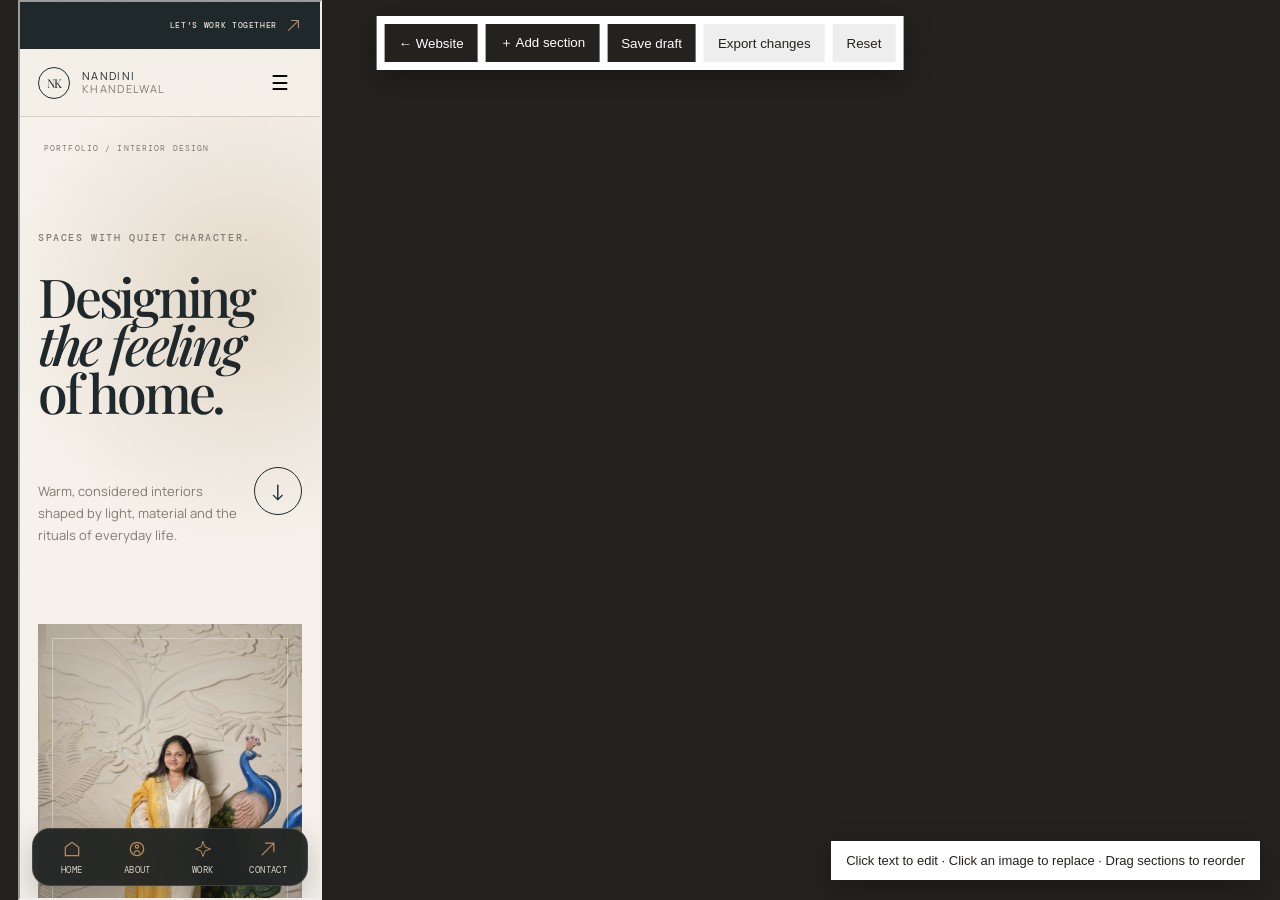
<file: admin/index.html>
<!doctype html><html><head><meta charset="utf-8"><meta name="viewport" content="width=device-width,initial-scale=1"><title>Nandini — Live Site Editor</title><style>*{box-sizing:border-box}body{margin:0;background:#24221f;color:#fff;font:13px Arial}.toolbar{position:fixed;z-index:20;top:16px;left:50%;transform:translateX(-50%);display:flex;gap:8px;padding:8px;background:#fff;color:#24221f;box-shadow:0 8px 30px #0005}.toolbar button{background:#24221f;color:#fff;border:0;padding:10px 14px;cursor:pointer}.toolbar button.secondary{background:#eee;color:#24221f}.hint{position:fixed;z-index:19;right:20px;bottom:20px;padding:12px 15px;background:#fff;color:#24221f;box-shadow:0 8px 30px #0004}.frame{height:100vh;padding:0 18px;overflow:auto}.site{max-width:1440px;margin:auto;background:#f4f1eb;min-height:100vh}.editable{outline:2px dashed transparent;outline-offset:4px;cursor:text}.editable:hover,.editable:focus{outline-color:#c29f79}.image-edit{outline:3px dashed transparent;outline-offset:5px;cursor:pointer}.image-edit:hover{outline-color:#c29f79}.section-edit{position:relative}.section-edit:hover:before{content:'Drag section';position:absolute;top:8px;left:8px;z-index:3;padding:5px 8px;background:#24221f;color:#fff;font:10px Arial;text-transform:uppercase;letter-spacing:.1em}.drop-line{height:10px;background:#c29f79;display:none}.dragging{opacity:.4}</style></head><body><div class="toolbar"><button id="back">← Website</button><button id="add">＋ Add section</button><button id="save">Save draft</button><button id="export" class="secondary">Export changes</button><button id="reset" class="secondary">Reset</button><input id="file" type="file" accept="image/*" hidden></div><div class="hint">Click text to edit · Click an image to replace · Drag sections to reorder</div><div class="frame"><iframe class="site" id="site" src="../" title="Live website preview"></iframe></div><script>const frame=document.querySelector('#site'),storage='nk-live-site-html';let doc;frame.onload=()=>{doc=frame.contentDocument;const saved=localStorage.getItem(storage);if(saved)doc.body.innerHTML=saved;wire()};function wire(){[...doc.querySelectorAll('h1,h2,h3,p,a,span,dt,dd')].forEach(el=>{el.contentEditable='true';el.classList.add('editable');el.addEventListener('click',e=>{e.preventDefault();e.stopPropagation()})});[...doc.querySelectorAll('img')].forEach(img=>{img.classList.add('image-edit');img.onclick=e=>{e.preventDefault();e.stopPropagation();activeImage=img;document.querySelector('#file').click()}});[...doc.querySelectorAll('section,article,footer')].forEach(section=>{section.draggable=true;section.classList.add('section-edit');section.ondragstart=()=>{moving=section;section.classList.add('dragging')};section.ondragend=()=>{section.classList.remove('dragging');moving=null};section.ondragover=e=>e.preventDefault();section.ondrop=e=>{e.preventDefault();if(moving&&moving!==section)section.parentNode.insertBefore(moving,section);}})}let activeImage=null,moving=null;document.querySelector('#file').onchange=e=>{const file=e.target.files[0];if(!file||!activeImage)return;const reader=new FileReader;reader.onload=()=>{activeImage.src=reader.result;activeImage=null};reader.readAsDataURL(file)};document.querySelector('#save').onclick=()=>{localStorage.setItem(storage,doc.body.innerHTML);alert('Live draft saved on this browser.')};document.querySelector('#export').onclick=()=>{const blob=new Blob(['<!doctype html><html><head><meta charset="utf-8"><meta name="viewport" content="width=device-width,initial-scale=1"><title>Nandini Khandelwal</title></head><body>'+doc.body.innerHTML+'</body></html>'],{type:'text/html'}),a=document.createElement('a');a.href=URL.createObjectURL(blob);a.download='nandini-live-page.html';a.click()};document.querySelector('#reset').onclick=()=>{localStorage.removeItem(storage);location.reload()};document.querySelector('#back').onclick=()=>location.href='../';document.querySelector('#add').onclick=()=>{const section=doc.createElement('section');section.style.cssText='padding:120px 9vw;background:#ded7cc';section.innerHTML='<h2>New section</h2><p>Click this text to edit your new section.</p>';doc.querySelector('main')?.append(section)||doc.body.append(section);wire()};</script></body></html>
</file>
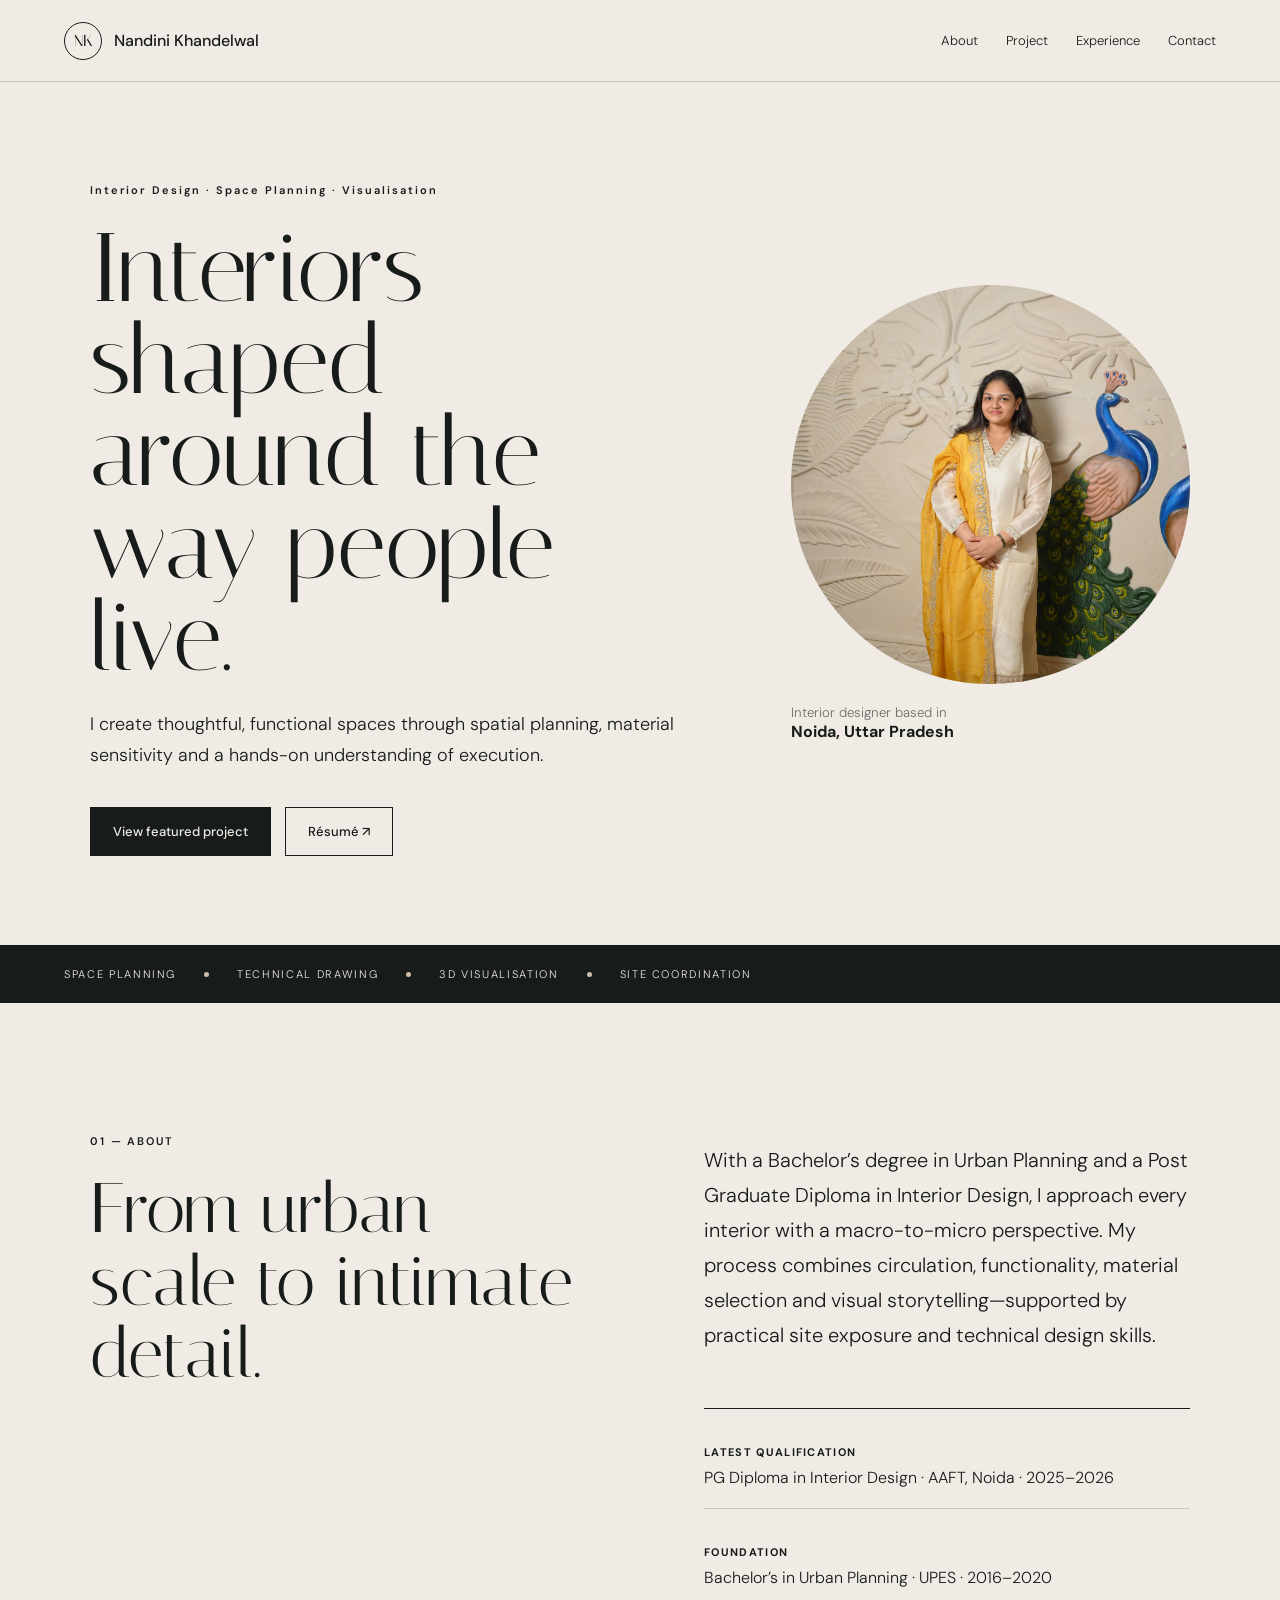
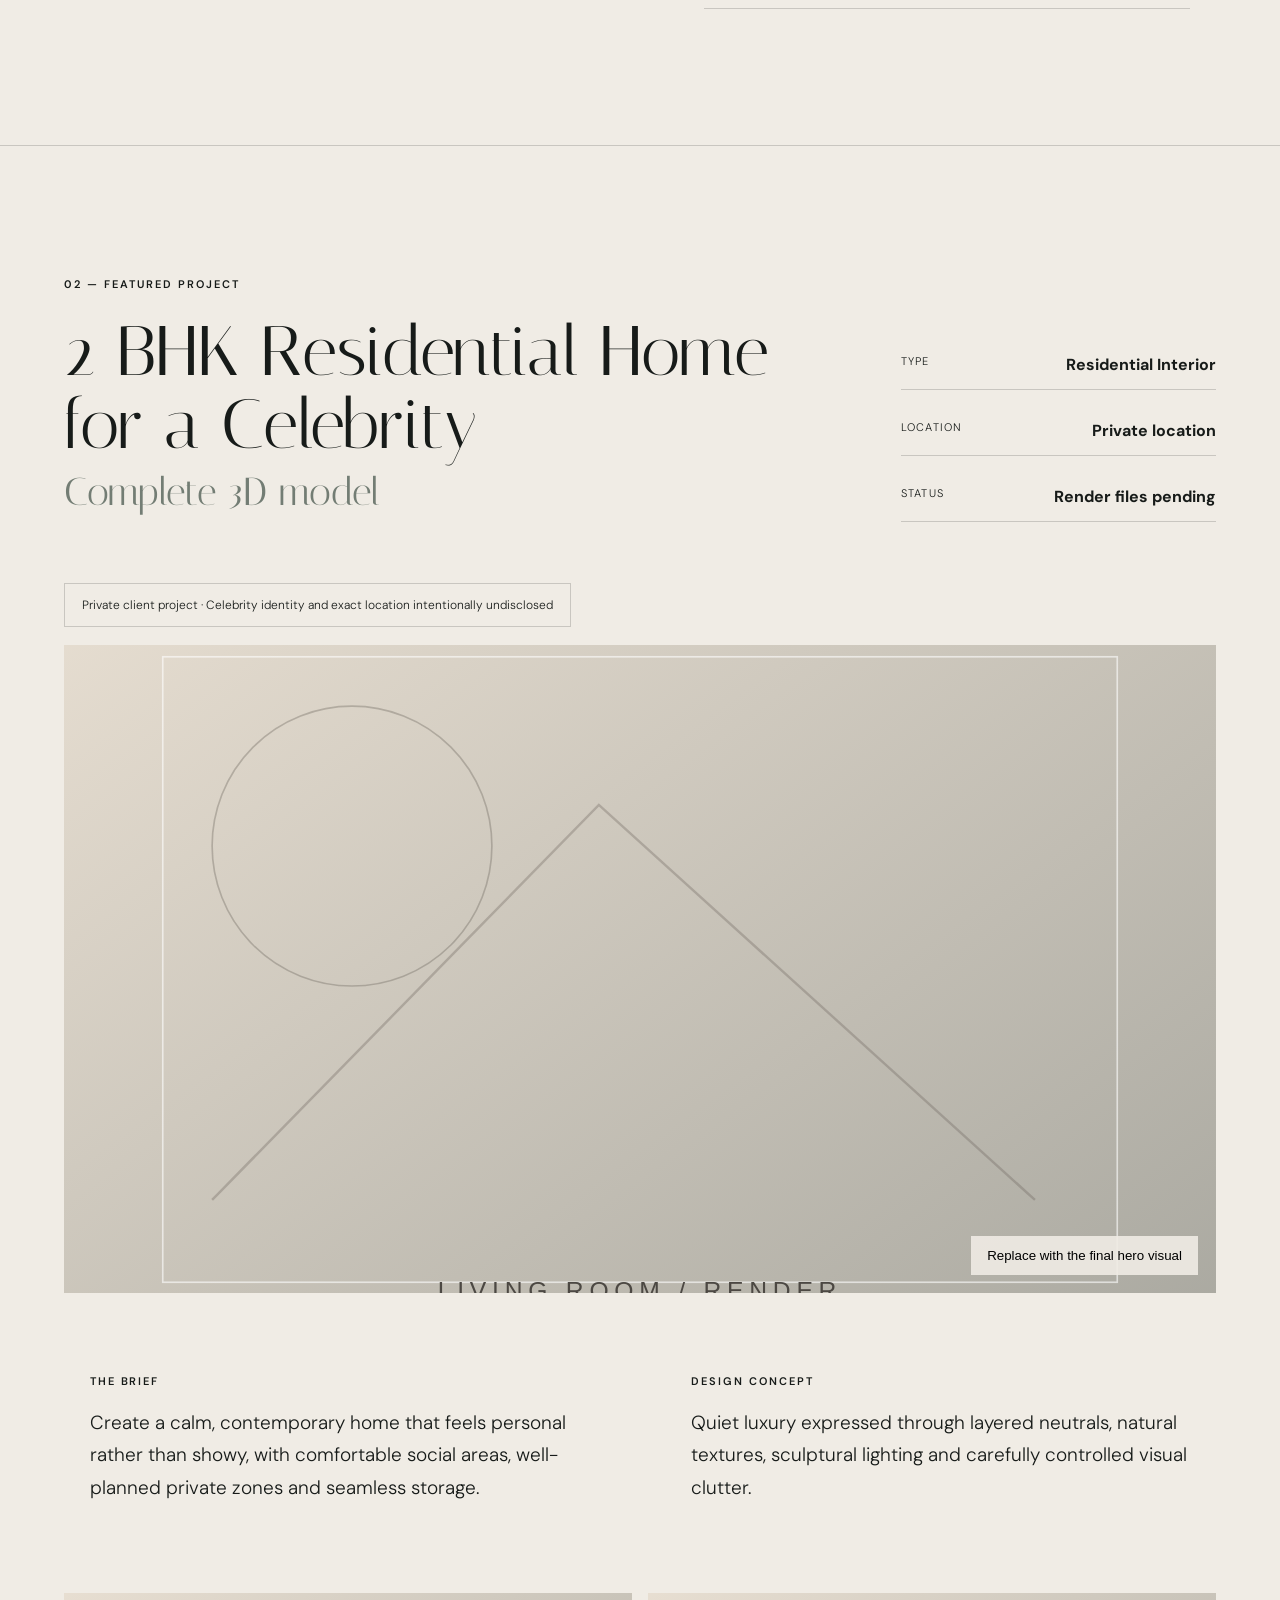
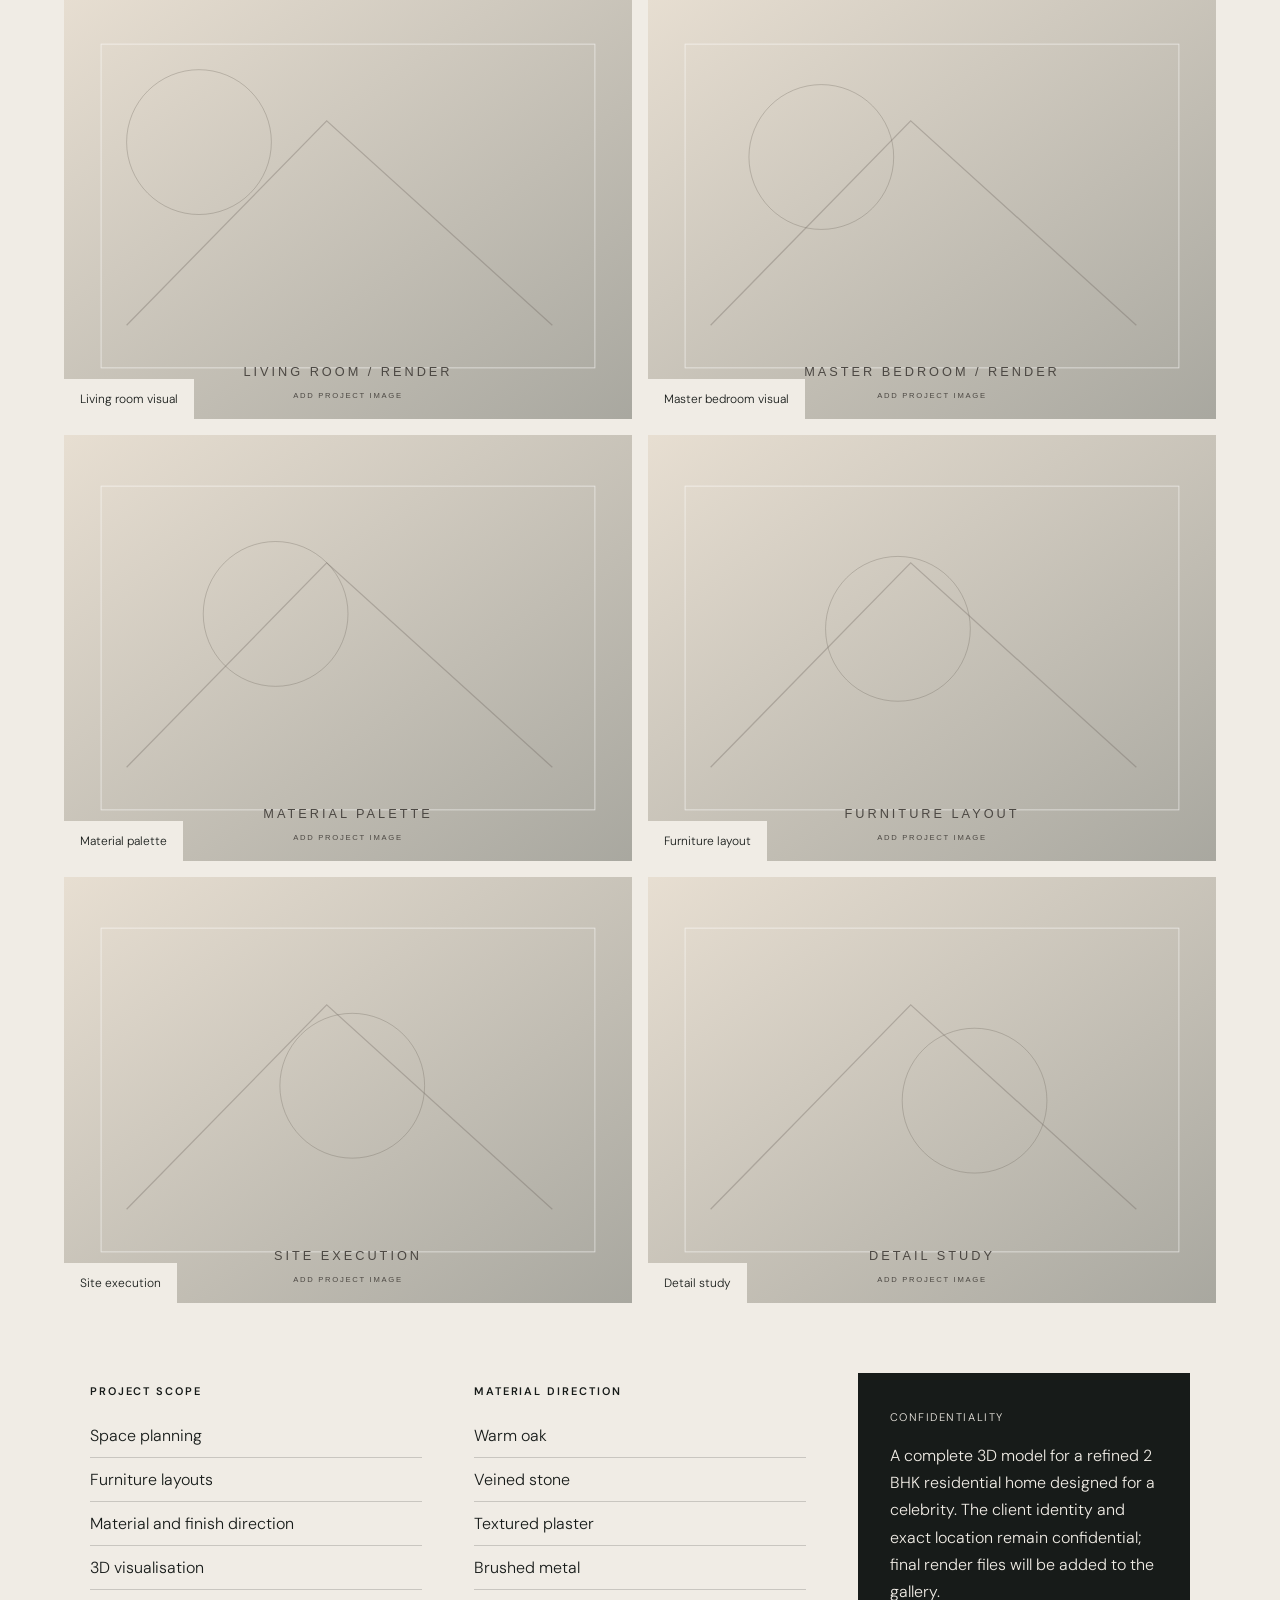
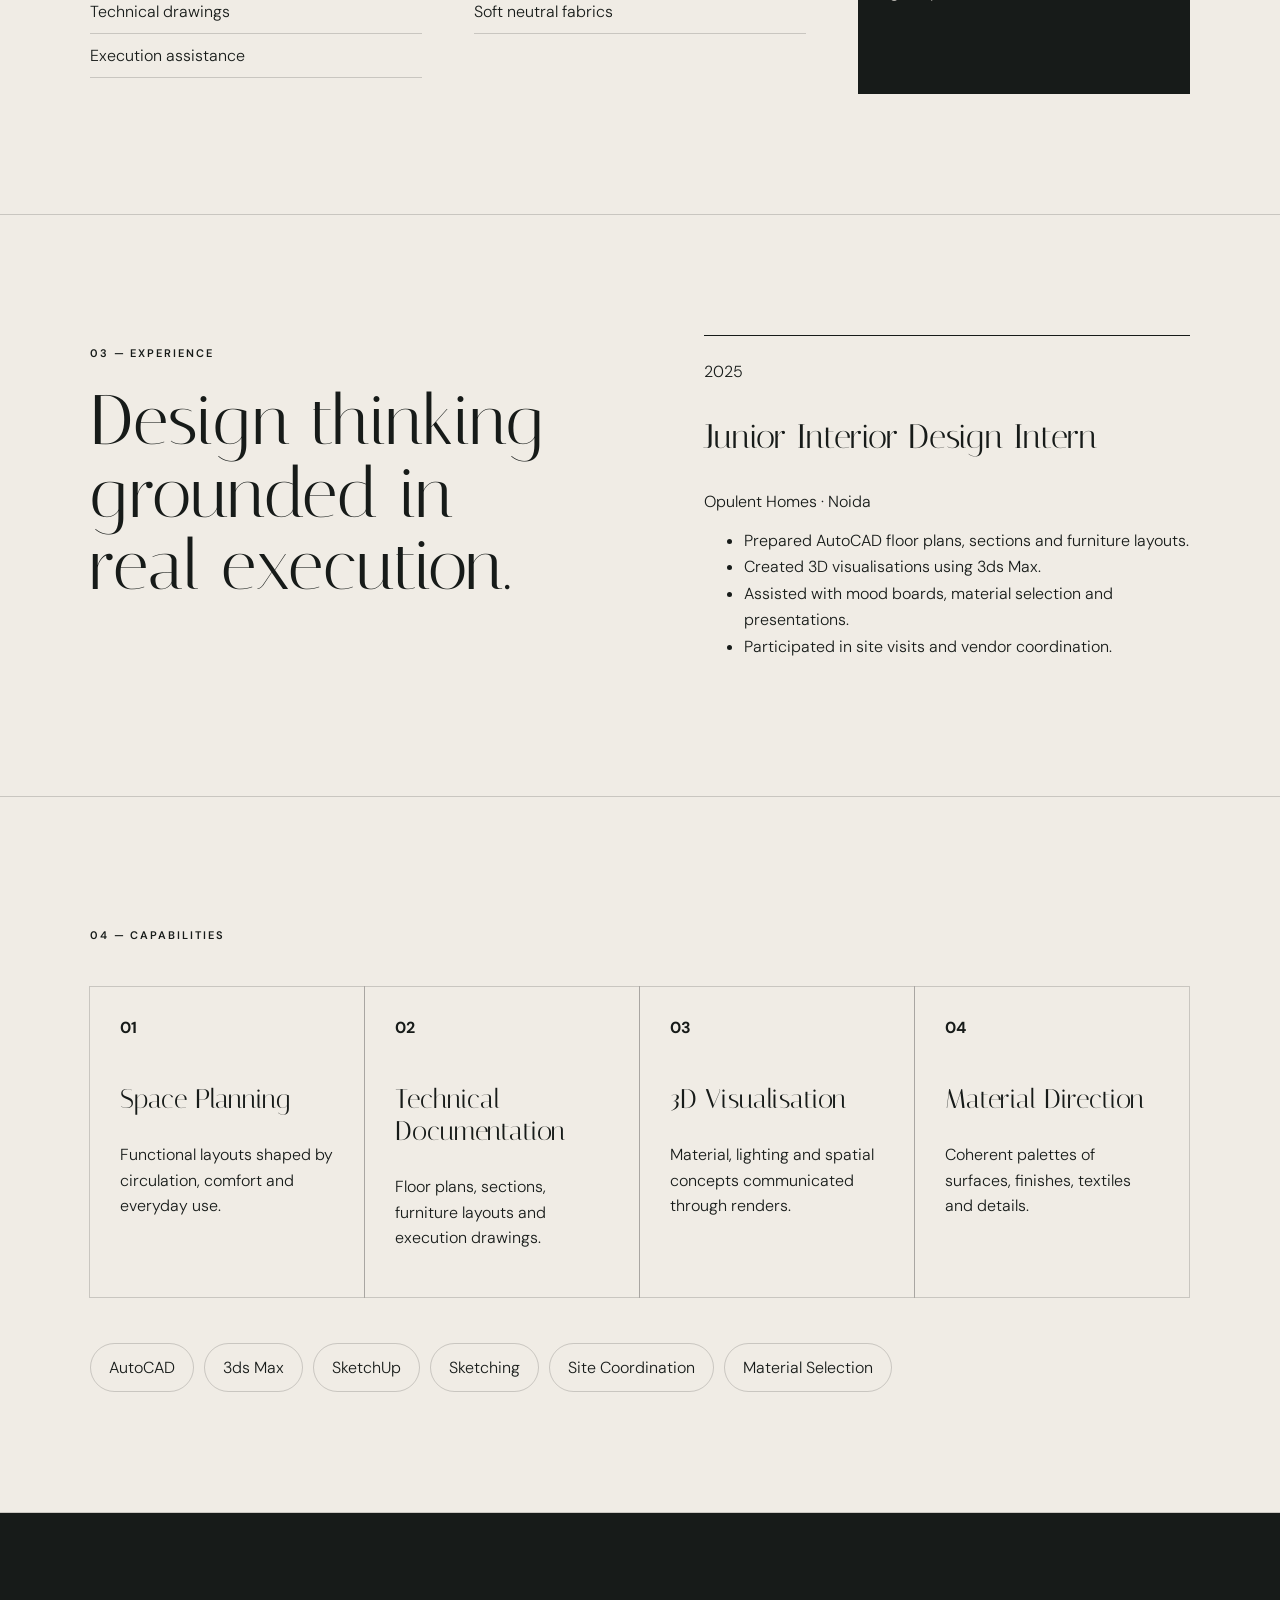
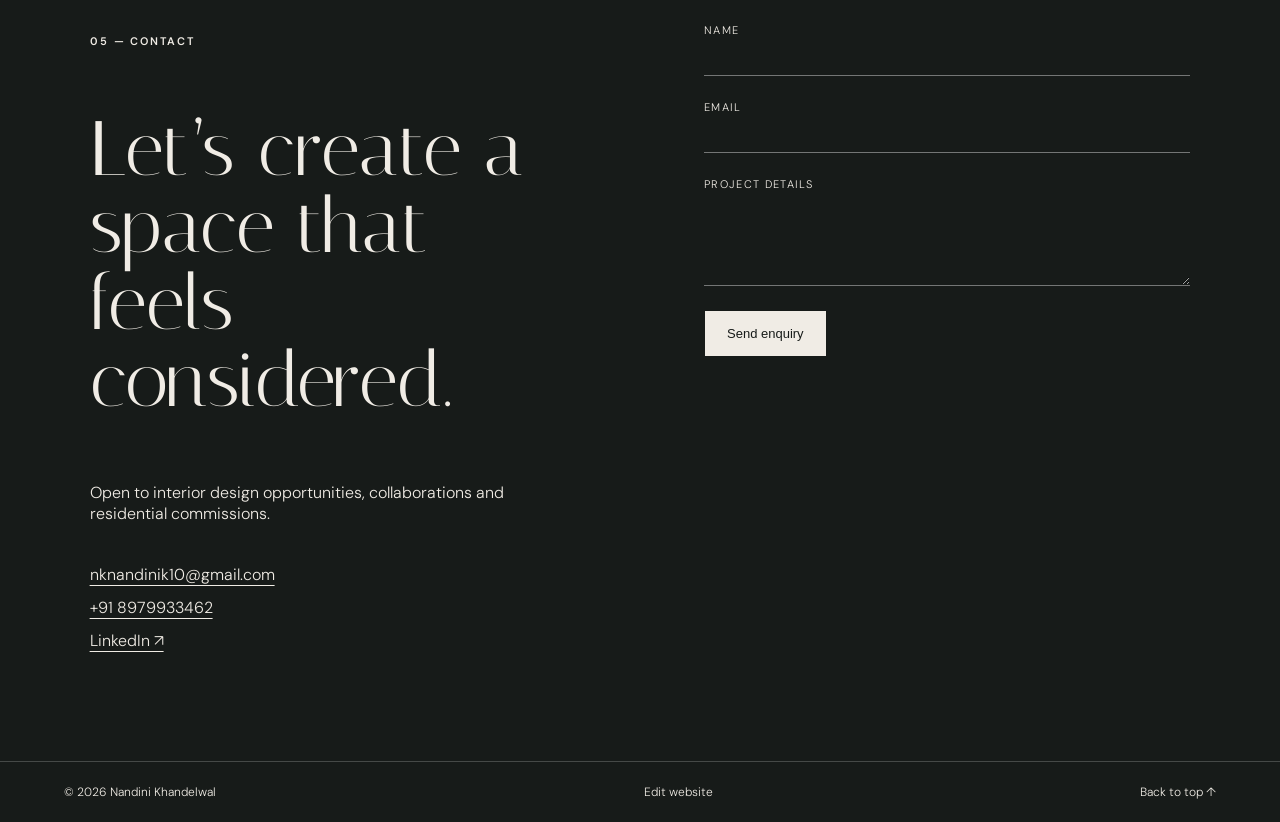
<file: nandini-portfolio-upload/index.html>
<!doctype html><html lang="en"><head><meta charset="utf-8"><meta name="viewport" content="width=device-width,initial-scale=1"><meta name="description" content="Nandini Khandelwal — Interior Designer portfolio"><meta name="theme-color" content="#f0ece5"><title>Nandini Khandelwal — Interior Designer</title><link rel="preconnect" href="https://fonts.googleapis.com"><link rel="preconnect" href="https://fonts.gstatic.com" crossorigin><link href="https://fonts.googleapis.com/css2?family=DM+Sans:wght@300;400;500;600&family=Italiana&display=swap" rel="stylesheet"><link rel="stylesheet" href="styles.css"><script defer src="script.js"></script></head><body><header><a class="logo" href="#top"><span>NK</span><b data-site="name">Nandini Khandelwal</b></a><button class="menu" aria-label="Toggle menu">Menu</button><nav><a href="#about">About</a><a href="#project">Project</a><a href="#experience">Experience</a><a href="#contact">Contact</a></nav></header><main id="top"><section class="hero"><div class="hero-copy"><p class="kicker" data-site="heroEyebrow"></p><h1 data-site="heroTitle"></h1><p class="lead" data-site="heroText"></p><div class="buttons"><a class="btn solid" href="#project">View featured project</a><a class="btn" href="assets/nandini-khandelwal-resume.pdf" target="_blank">Résumé ↗</a></div></div><div class="portrait-wrap"><div class="portrait"><img src="assets/nandini-profile.png" alt="Nandini Khandelwal"></div><p><small>Interior designer based in</small><strong data-site="location"></strong></p></div></section><section class="marquee"><span>SPACE PLANNING</span><i></i><span>TECHNICAL DRAWING</span><i></i><span>3D VISUALISATION</span><i></i><span>SITE COORDINATION</span></section><section id="about" class="split section"><div><p class="index">01 — ABOUT</p><h2 data-site="aboutTitle"></h2></div><div class="prose"><p data-site="aboutText"></p><div class="facts"><p><b>Latest qualification</b><span>PG Diploma in Interior Design · AAFT, Noida · 2025–2026</span></p><p><b>Foundation</b><span>Bachelor’s in Urban Planning · UPES · 2016–2020</span></p></div></div></section><section id="project" class="project section"><div class="project-head"><div><p class="index">02 — FEATURED PROJECT</p><h2><span data-project="title"></span><em data-project="subtitle"></em></h2></div><div class="project-meta"><p><span>Type</span><b data-project="category"></b></p><p><span>Location</span><b data-project="location"></b></p><p><span>Status</span><b data-project="status"></b></p></div></div><div class="privacy">Private client project · Celebrity identity and exact location intentionally undisclosed</div><div class="project-hero"><img src="assets/living-room.svg" alt="Featured project image placeholder"><button class="image-note">Replace with the final hero visual</button></div><div class="project-story"><div><p class="index">THE BRIEF</p><p data-project="brief"></p></div><div><p class="index">DESIGN CONCEPT</p><p data-project="concept"></p></div></div><div class="gallery" id="gallery"></div><div class="project-details"><div><p class="index">PROJECT SCOPE</p><ul id="scope"></ul></div><div><p class="index">MATERIAL DIRECTION</p><ul id="materials"></ul></div><div class="confidential"><span>Confidentiality</span><p data-project="summary"></p></div></div></section><section id="experience" class="experience section"><div><p class="index">03 — EXPERIENCE</p><h2>Design thinking grounded in real execution.</h2></div><div class="timeline"><article><span>2025</span><h3>Junior Interior Design Intern</h3><p>Opulent Homes · Noida</p><ul><li>Prepared AutoCAD floor plans, sections and furniture layouts.</li><li>Created 3D visualisations using 3ds Max.</li><li>Assisted with mood boards, material selection and presentations.</li><li>Participated in site visits and vendor coordination.</li></ul></article></div></section><section class="skills section"><p class="index">04 — CAPABILITIES</p><div class="skill-grid"><article><b>01</b><h3>Space Planning</h3><p>Functional layouts shaped by circulation, comfort and everyday use.</p></article><article><b>02</b><h3>Technical Documentation</h3><p>Floor plans, sections, furniture layouts and execution drawings.</p></article><article><b>03</b><h3>3D Visualisation</h3><p>Material, lighting and spatial concepts communicated through renders.</p></article><article><b>04</b><h3>Material Direction</h3><p>Coherent palettes of surfaces, finishes, textiles and details.</p></article></div><div class="tools"><span>AutoCAD</span><span>3ds Max</span><span>SketchUp</span><span>Sketching</span><span>Site Coordination</span><span>Material Selection</span></div></section><section id="contact" class="contact"><div><p class="index">05 — CONTACT</p><h2>Let’s create a space that feels considered.</h2><p data-site="availability"></p><div class="links"><a data-email></a><a data-phone></a><a data-linkedin target="_blank">LinkedIn ↗</a></div></div><form name="portfolio-contact" method="POST" data-netlify="true"><input type="hidden" name="form-name" value="portfolio-contact"><label>Name<input name="name" required></label><label>Email<input type="email" name="email" required></label><label>Project details<textarea name="message" rows="5" required></textarea></label><button class="btn light">Send enquiry</button></form></section></main><footer><span>© <span id="year"></span> Nandini Khandelwal</span><a href="/admin/">Edit website</a><a href="#top">Back to top ↑</a></footer></body></html>
</file>
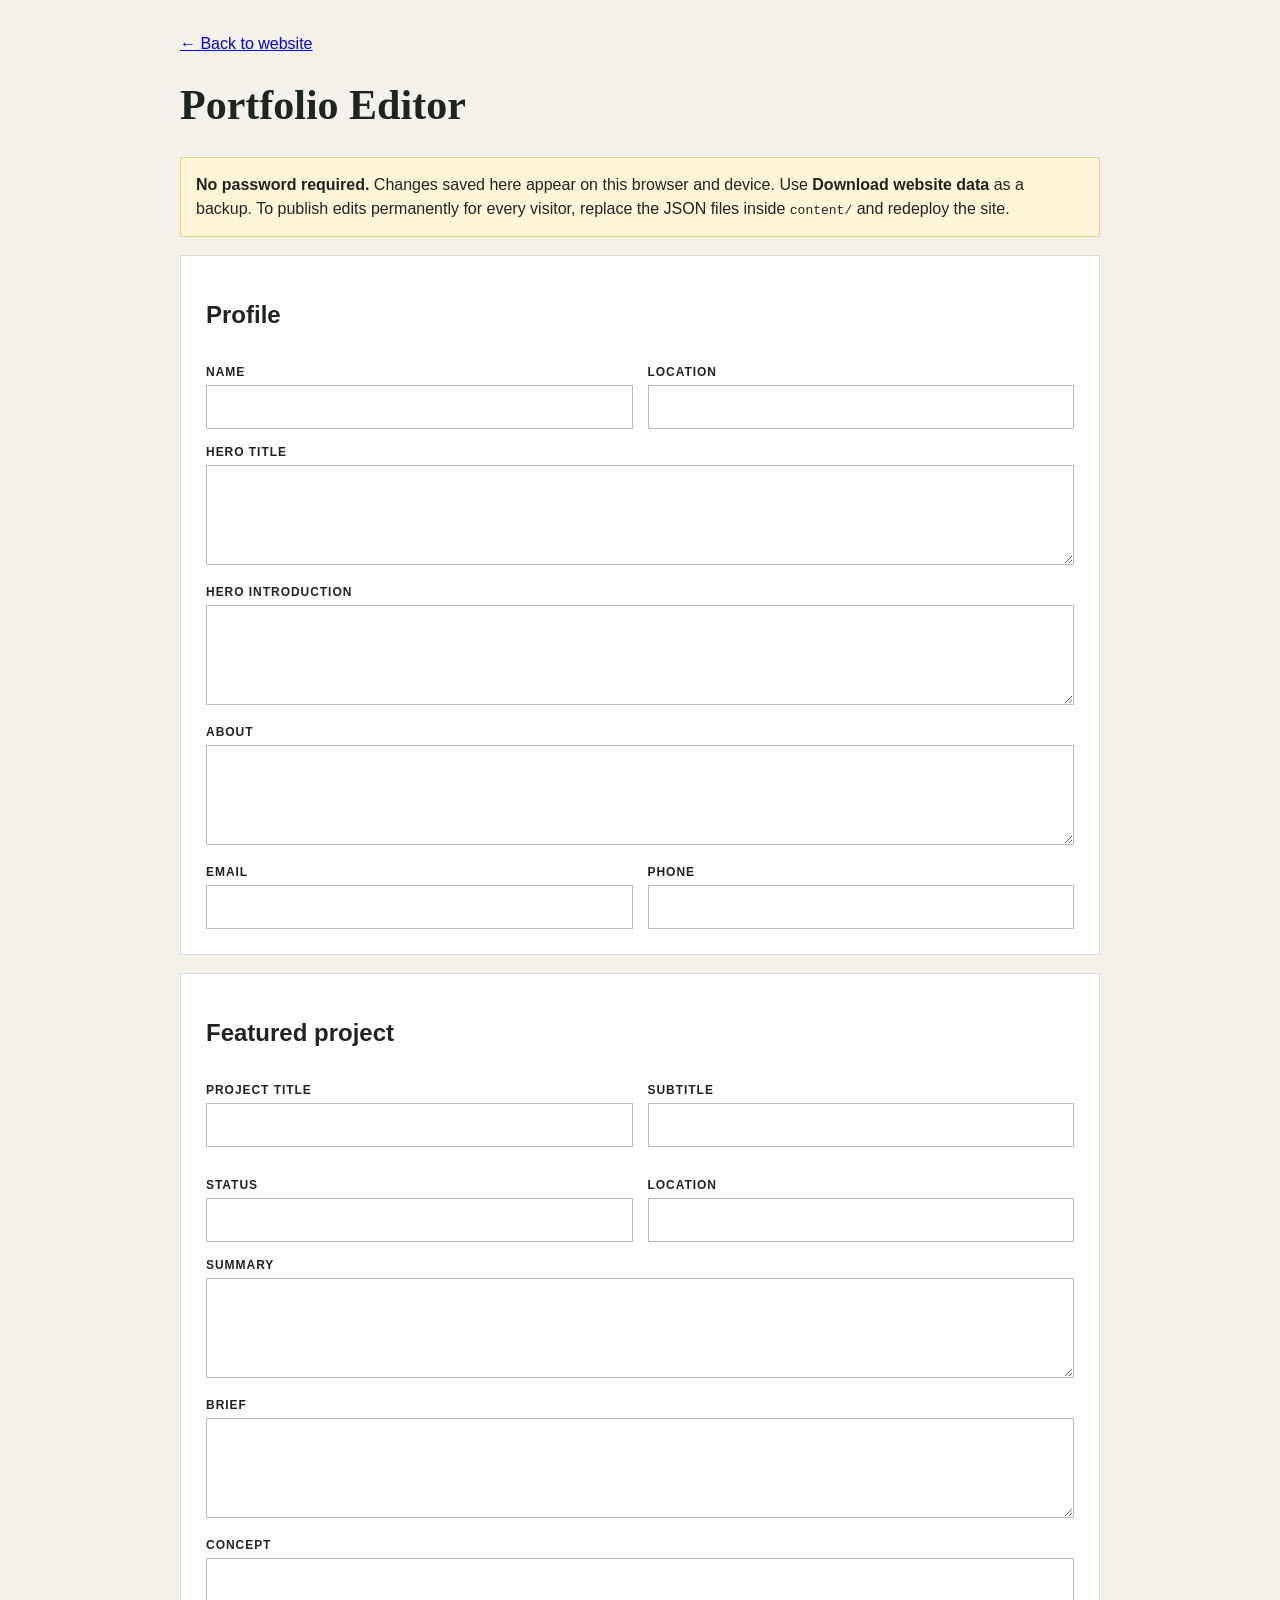
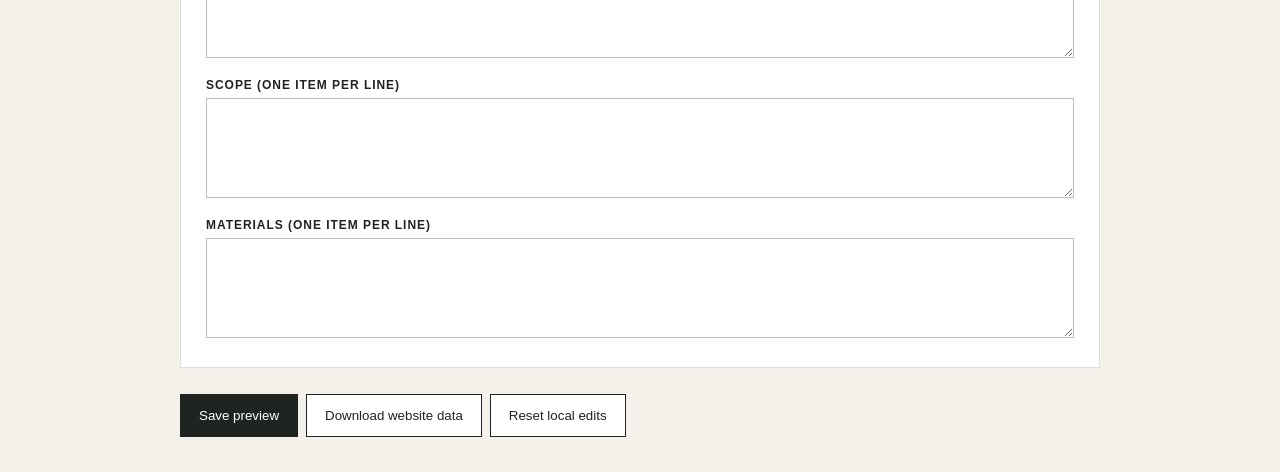
<file: nandini-portfolio-upload/admin/index.html>
<!doctype html><html><head><meta charset="utf-8"><meta name="viewport" content="width=device-width,initial-scale=1"><title>Portfolio Editor</title><style>body{font-family:Arial,sans-serif;margin:0;background:#f4f1eb;color:#202421}.wrap{max-width:920px;margin:auto;padding:35px 20px}h1{font-family:Georgia,serif;font-size:42px}section{background:#fff;padding:25px;margin:18px 0;border:1px solid #ddd}label{display:block;font-size:12px;font-weight:bold;text-transform:uppercase;letter-spacing:.08em;margin:16px 0 6px}input,textarea{width:100%;padding:12px;border:1px solid #bbb;box-sizing:border-box;font:inherit}textarea{min-height:100px}button,a.btn{padding:13px 18px;border:1px solid #202421;background:#202421;color:white;text-decoration:none;display:inline-block;margin:8px 8px 0 0}.secondary{background:white!important;color:#202421!important}.note{background:#fff6d8;border:1px solid #e6d18b;padding:15px;line-height:1.5}.grid{display:grid;grid-template-columns:1fr 1fr;gap:15px}@media(max-width:650px){.grid{grid-template-columns:1fr}}</style></head><body><div class="wrap"><a href="/">← Back to website</a><h1>Portfolio Editor</h1><p class="note"><b>No password required.</b> Changes saved here appear on this browser and device. Use <b>Download website data</b> as a backup. To publish edits permanently for every visitor, replace the JSON files inside <code>content/</code> and redeploy the site.</p><form id="editor"><section><h2>Profile</h2><div class="grid"><div><label>Name</label><input name="name"></div><div><label>Location</label><input name="location"></div></div><label>Hero title</label><textarea name="heroTitle"></textarea><label>Hero introduction</label><textarea name="heroText"></textarea><label>About</label><textarea name="aboutText"></textarea><div class="grid"><div><label>Email</label><input name="email"></div><div><label>Phone</label><input name="phone"></div></div></section><section><h2>Featured project</h2><div class="grid"><div><label>Project title</label><input name="p_title"></div><div><label>Subtitle</label><input name="p_subtitle"></div><div><label>Status</label><input name="p_status"></div><div><label>Location</label><input name="p_location"></div></div><label>Summary</label><textarea name="p_summary"></textarea><label>Brief</label><textarea name="p_brief"></textarea><label>Concept</label><textarea name="p_concept"></textarea><label>Scope (one item per line)</label><textarea name="p_scope"></textarea><label>Materials (one item per line)</label><textarea name="p_materials"></textarea></section><button type="submit">Save preview</button><button type="button" class="secondary" id="download">Download website data</button><button type="button" class="secondary" id="reset">Reset local edits</button></form></div><script>let site,project;const f=document.getElementById('editor');async function init(){site=await(await fetch('/content/site.json')).json();project=await(await fetch('/content/project.json')).json();try{site={...site,...JSON.parse(localStorage.getItem('nk-site')||'{}')};project={...project,...JSON.parse(localStorage.getItem('nk-project')||'{}')}}catch{};for(const k of ['name','location','heroTitle','heroText','aboutText','email','phone'])f[k].value=site[k]||'';for(const k of ['title','subtitle','status','location','summary','brief','concept'])f['p_'+k].value=project[k]||'';f.p_scope.value=(project.scope||[]).join('
');f.p_materials.value=(project.materials||[]).join('
')}f.onsubmit=e=>{e.preventDefault();for(const k of ['name','location','heroTitle','heroText','aboutText','email','phone'])site[k]=f[k].value;for(const k of ['title','subtitle','status','location','summary','brief','concept'])project[k]=f['p_'+k].value;project.scope=f.p_scope.value.split('
').filter(Boolean);project.materials=f.p_materials.value.split('
').filter(Boolean);localStorage.setItem('nk-site',JSON.stringify(site));localStorage.setItem('nk-project',JSON.stringify(project));alert('Saved. Open the website on this device to preview your changes.')};document.getElementById('reset').onclick=()=>{localStorage.removeItem('nk-site');localStorage.removeItem('nk-project');location.reload()};document.getElementById('download').onclick=()=>{const blob=new Blob([JSON.stringify({site,project},null,2)],{type:'application/json'}),a=document.createElement('a');a.href=URL.createObjectURL(blob);a.download='nandini-portfolio-data.json';a.click()};init();</script></body></html>
</file>
<file: nandini-portfolio-upload/styles.css>
:root{--ink:#171b19;--paper:#f0ece5;--warm:#cdbda9;--sage:#737d74;--line:rgba(23,27,25,.18);--display:Italiana,serif;--sans:"DM Sans",sans-serif}*{box-sizing:border-box}html{scroll-behavior:smooth}body{margin:0;background:var(--paper);color:var(--ink);font-family:var(--sans);font-weight:300}a{color:inherit;text-decoration:none}img{display:block;width:100%}header{height:82px;padding:0 5vw;display:flex;align-items:center;justify-content:space-between;border-bottom:1px solid var(--line);position:sticky;top:0;z-index:20;background:rgba(240,236,229,.92);backdrop-filter:blur(14px)}.logo{display:flex;align-items:center;gap:12px}.logo span{width:38px;height:38px;border:1px solid;border-radius:50%;display:grid;place-items:center;font-family:var(--display)}.logo b{font-weight:500}nav{display:flex;gap:28px;font-size:13px}.menu{display:none;background:0;border:0;font:inherit}.hero{min-height:calc(100vh - 82px);display:grid;grid-template-columns:1.15fr .75fr;align-items:center;padding:7vw;gap:7vw}.kicker,.index{font-size:11px;letter-spacing:.18em;font-weight:600}.hero h1,h2{font-family:var(--display);font-weight:400}.hero h1{font-size:clamp(54px,7.6vw,116px);line-height:.95;margin:25px 0;max-width:940px}.lead{font-size:18px;line-height:1.75;max-width:610px}.buttons{display:flex;gap:14px;margin-top:35px}.btn{padding:15px 22px;border:1px solid var(--ink);font-size:13px;font-weight:500;display:inline-block}.solid{background:var(--ink);color:var(--paper)}.portrait{aspect-ratio:1;border-radius:50%;overflow:hidden;background:#111}.portrait img{height:100%;object-fit:cover}.portrait-wrap>p{display:flex;flex-direction:column;margin:20px 0 0}.portrait-wrap small{opacity:.6}.marquee{background:var(--ink);color:var(--paper);display:flex;align-items:center;gap:28px;padding:22px 5vw;overflow:hidden;white-space:nowrap;font-size:11px;letter-spacing:.15em}.marquee i{width:5px;height:5px;background:var(--warm);border-radius:50%}.section{padding:120px 7vw;border-bottom:1px solid var(--line)}.split{display:grid;grid-template-columns:1fr 1fr;gap:10vw}.section h2{font-size:clamp(44px,5.5vw,84px);line-height:1.03;margin:25px 0}.prose>p{font-size:20px;line-height:1.75}.facts{margin-top:55px;border-top:1px solid}.facts p{display:flex;flex-direction:column;padding:20px 0;border-bottom:1px solid var(--line);gap:8px}.facts b{font-size:11px;text-transform:uppercase;letter-spacing:.12em}.project{padding-left:5vw;padding-right:5vw}.project-head{display:grid;grid-template-columns:1.4fr .6fr;gap:8vw;align-items:end}.project h2 span,.project h2 em{display:block}.project h2 em{font-size:.55em;color:var(--sage);font-style:normal;margin-top:12px}.project-meta p{display:flex;justify-content:space-between;border-bottom:1px solid var(--line);padding:14px 0}.project-meta span{font-size:11px;text-transform:uppercase;letter-spacing:.1em}.privacy{margin:45px 0 18px;padding:13px 17px;border:1px solid var(--line);display:inline-block;font-size:12px}.project-hero{position:relative}.project-hero img{aspect-ratio:16/9;object-fit:cover}.image-note{position:absolute;right:18px;bottom:18px;border:0;background:rgba(240,236,229,.9);padding:12px 16px}.project-story{display:grid;grid-template-columns:1fr 1fr;gap:8vw;padding:70px 2vw}.project-story p:last-child{font-size:19px;line-height:1.7}.gallery{display:grid;grid-template-columns:repeat(2,1fr);gap:16px}.gallery figure{margin:0;position:relative}.gallery img{aspect-ratio:4/3;object-fit:cover}.gallery figcaption{position:absolute;bottom:0;left:0;background:var(--paper);padding:12px 16px;font-size:12px}.project-details{display:grid;grid-template-columns:1fr 1fr 1fr;gap:4vw;padding:70px 2vw 0}.project-details ul{list-style:none;padding:0}.project-details li{padding:11px 0;border-bottom:1px solid var(--line)}.confidential{background:var(--ink);color:var(--paper);padding:32px}.confidential span{font-size:11px;letter-spacing:.14em;text-transform:uppercase}.confidential p{line-height:1.7}.experience{display:grid;grid-template-columns:1fr 1fr;gap:10vw}.timeline article{border-top:1px solid;padding-top:25px}.timeline h3{font-family:var(--display);font-size:34px;font-weight:400}.timeline li{line-height:1.65}.skill-grid{display:grid;grid-template-columns:repeat(4,1fr);margin-top:45px}.skill-grid article{border:1px solid var(--line);padding:30px;min-height:250px;margin:-1px 0 0 -1px}.skill-grid h3{font-family:var(--display);font-size:27px;font-weight:400;margin-top:45px}.skill-grid p{line-height:1.6}.tools{display:flex;flex-wrap:wrap;gap:10px;margin-top:45px}.tools span{border:1px solid var(--line);border-radius:999px;padding:13px 18px}.contact{background:var(--ink);color:var(--paper);padding:110px 7vw;display:grid;grid-template-columns:1fr 1fr;gap:10vw}.contact h2{font-size:clamp(48px,6vw,90px);line-height:1}.links{display:flex;flex-direction:column;gap:12px;margin-top:40px}.links a{text-decoration:underline;text-underline-offset:5px}form{display:flex;flex-direction:column;gap:24px}form label{font-size:11px;letter-spacing:.12em;text-transform:uppercase}input,textarea{display:block;width:100%;border:0;border-bottom:1px solid rgba(255,255,255,.4);background:transparent;color:#fff;padding:12px 0;font:inherit;outline:none}.light{background:var(--paper);color:var(--ink);align-self:flex-start}footer{padding:22px 5vw;background:var(--ink);color:var(--paper);border-top:1px solid rgba(255,255,255,.2);display:flex;justify-content:space-between;font-size:12px}@media(max-width:850px){header nav{display:none;position:absolute;top:82px;left:0;right:0;background:var(--paper);padding:25px 5vw;flex-direction:column}.menu{display:block}.logo b{display:none}.hero,.split,.project-head,.experience,.contact{grid-template-columns:1fr}.hero{padding:70px 6vw}.portrait-wrap{max-width:500px}.section{padding:85px 6vw}.project-story,.project-details{grid-template-columns:1fr;padding-left:0;padding-right:0}.gallery{grid-template-columns:1fr}.skill-grid{grid-template-columns:1fr 1fr}footer{flex-direction:column;gap:10px}}@media(max-width:520px){.skill-grid{grid-template-columns:1fr}.buttons{flex-direction:column;align-items:flex-start}.hero h1{font-size:52px}}
</file>
